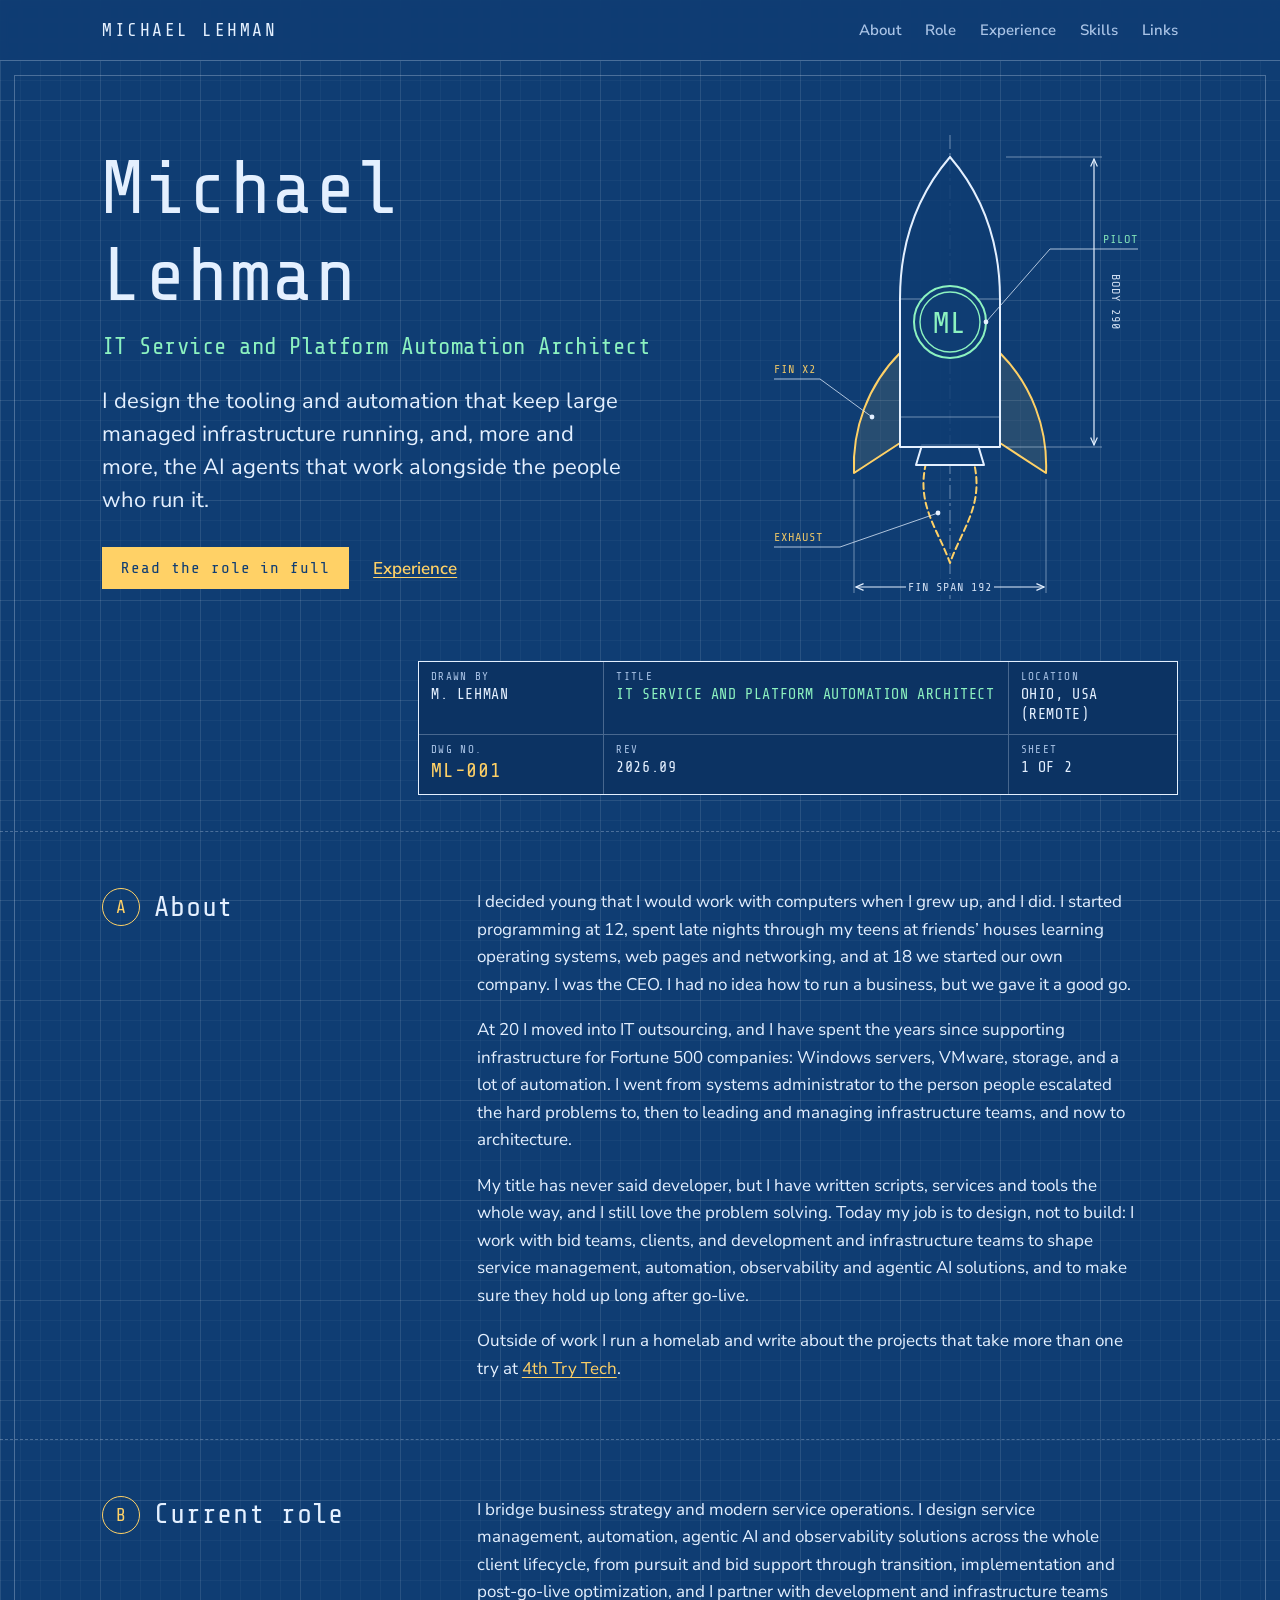
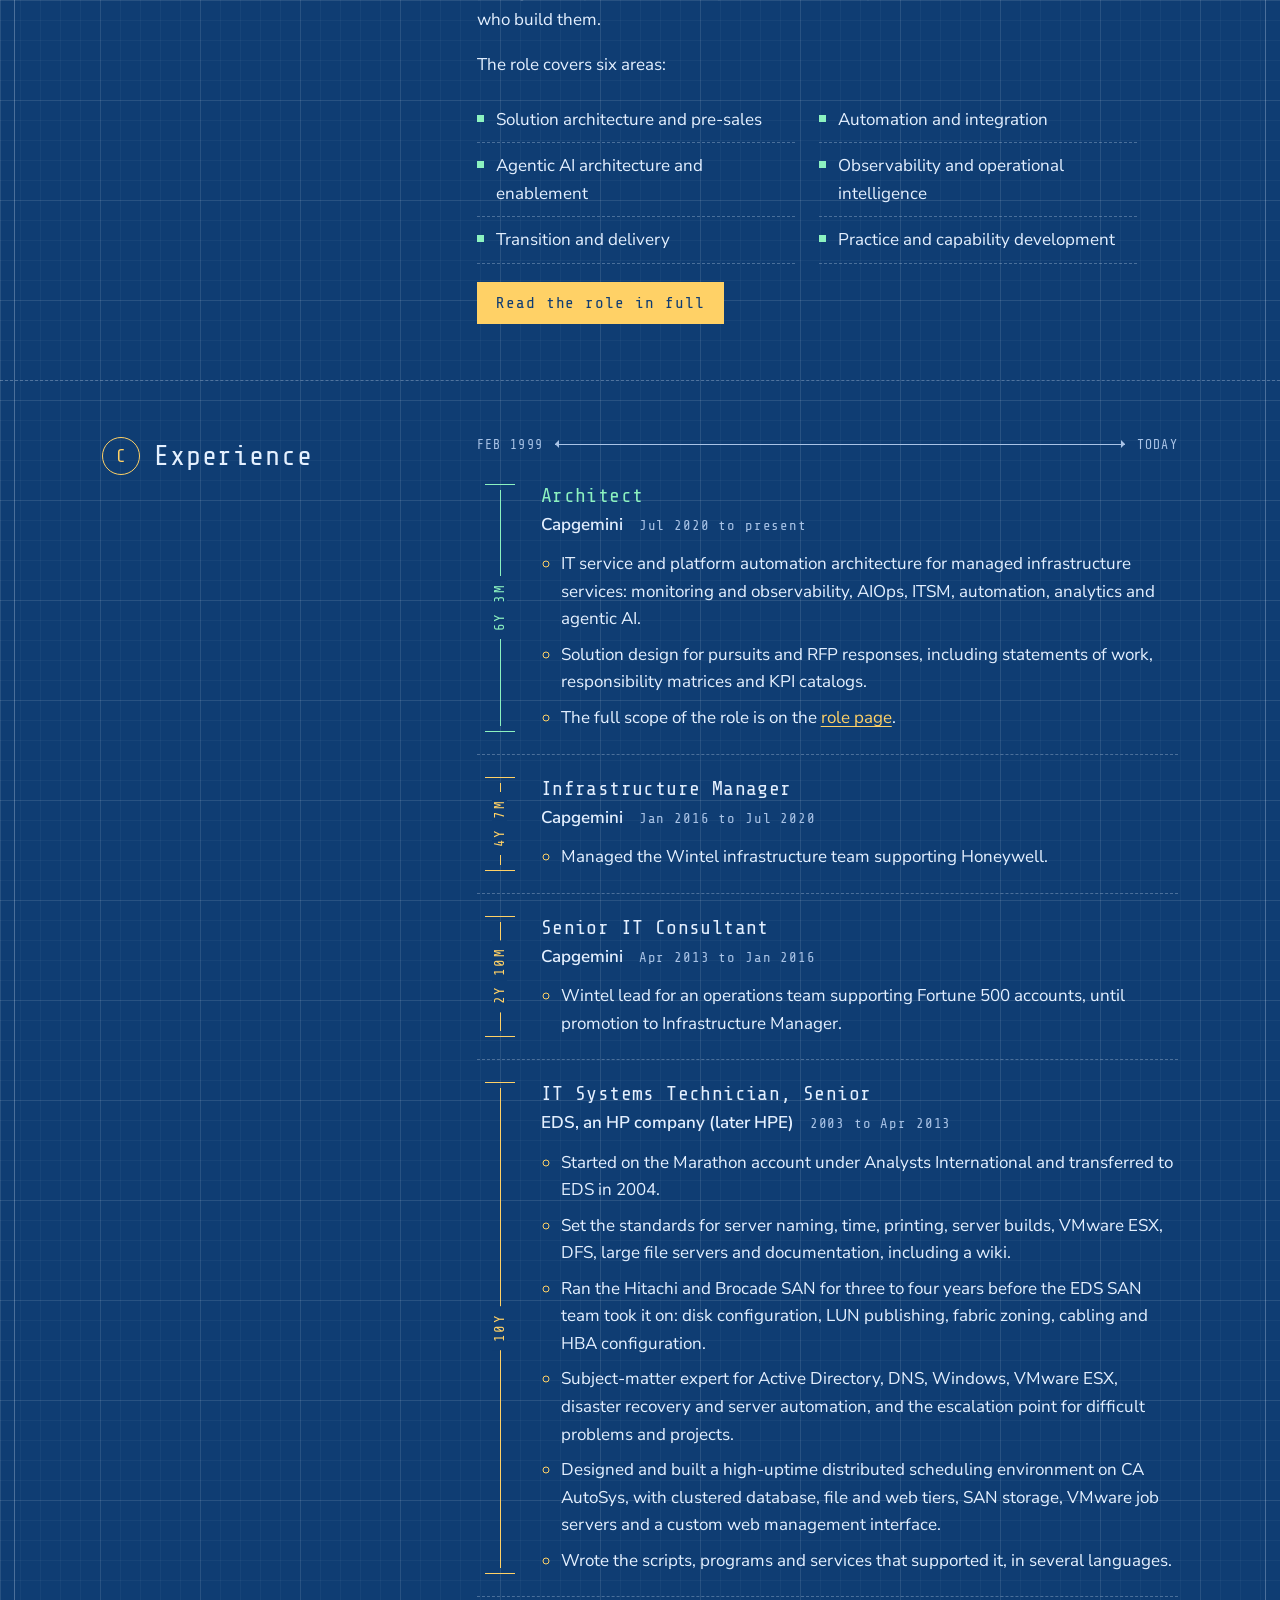
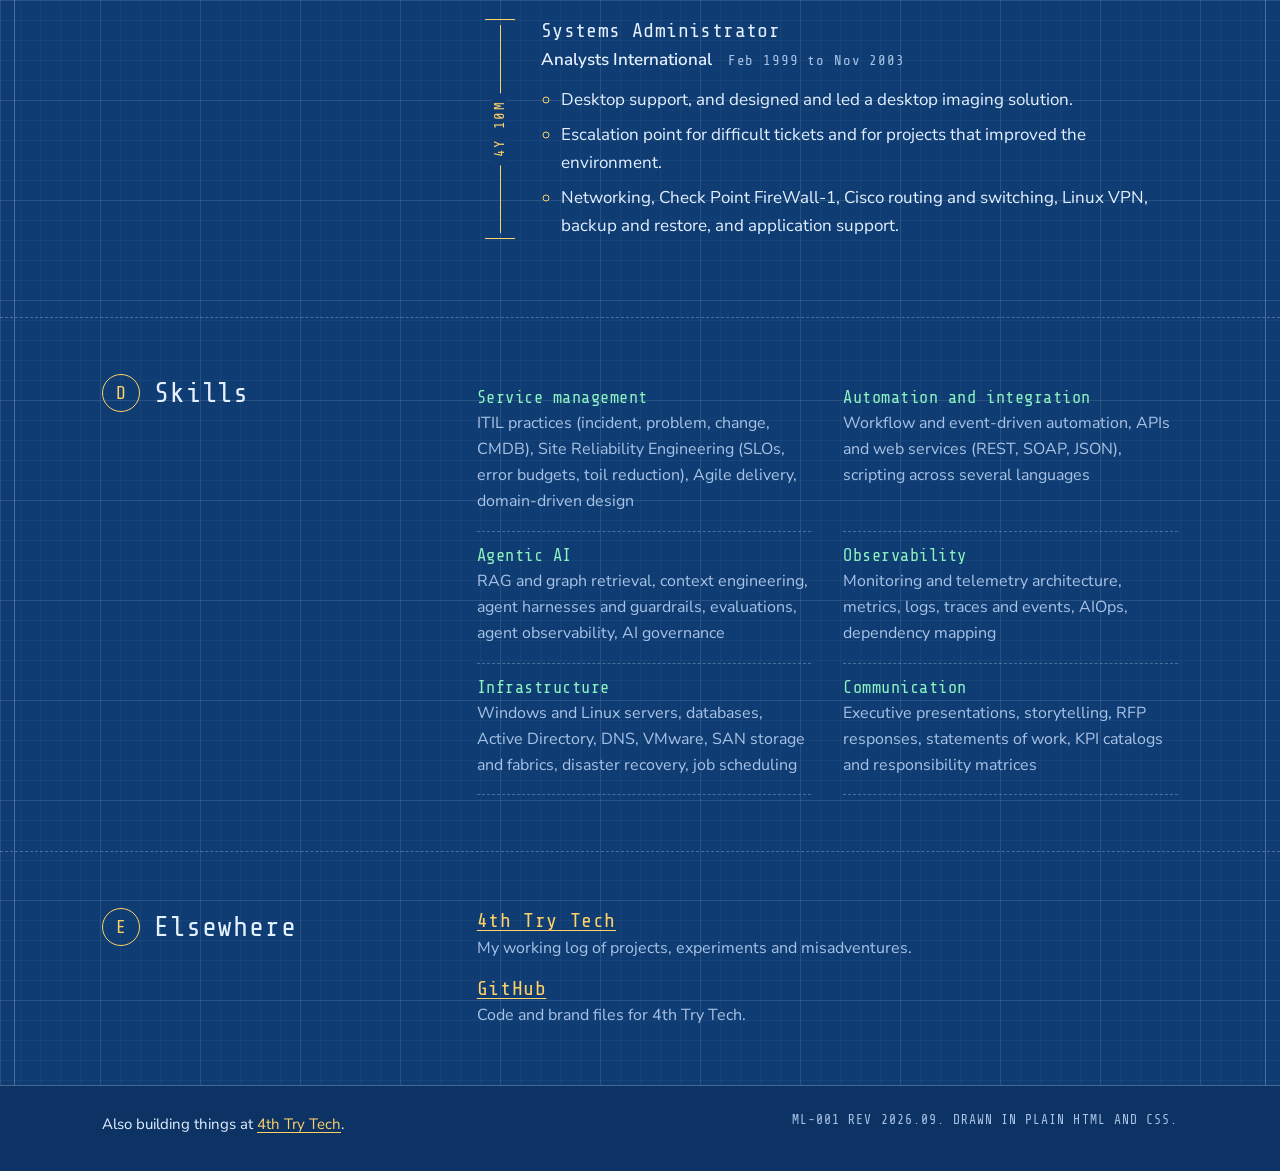
<file: docs/index.html>
<!doctype html>
<html lang="en">
<head>
<meta charset="utf-8">
<meta name="viewport" content="width=device-width,initial-scale=1,viewport-fit=cover">
<title>Michael Lehman, IT Service and Platform Automation Architect</title>
<meta name="description" content="Michael Lehman designs service management, automation, observability and agentic AI solutions for large managed infrastructure.">
<meta name="author" content="Michael Lehman">
<link rel="preload" href="assets/fonts/share-tech-mono-400.woff2" as="font" type="font/woff2" crossorigin>
<link rel="stylesheet" href="assets/site.css">
<link rel="icon" href="favicon.svg" type="image/svg+xml">
<link rel="icon" href="favicon-32.png" sizes="32x32" type="image/png">
<link rel="apple-touch-icon" href="apple-touch-icon.png">
<meta name="theme-color" content="#0F3D73">
<link rel="canonical" href="https://michaellehman.me/">
<meta property="og:type" content="profile">
<meta property="og:title" content="Michael Lehman, IT Service and Platform Automation Architect">
<meta property="og:description" content="Michael Lehman designs service management, automation, observability and agentic AI solutions for large managed infrastructure.">
<meta property="og:url" content="https://michaellehman.me/">
<meta property="og:image" content="https://michaellehman.me/assets/og.png">
<meta property="og:image:width" content="1200"><meta property="og:image:height" content="630">
<meta name="twitter:card" content="summary_large_image">
</head>
<body>
<a class="skip" href="#main">Skip to content</a>
<header class="site"><div class="wrap">
<a class="home" href="./">Michael Lehman</a>
<nav aria-label="Sections"><a href="#about">About</a><a href="role/">Role</a><a href="#experience">Experience</a><a href="#skills">Skills</a><a href="#links">Links</a></nav>
</div></header>
<main id="main" class="sheet">
<section class="hero"><div class="wrap">
<div class="hero-g">
<div class="hero-t">
<h1>Michael Lehman</h1>
<p class="post">IT Service and Platform Automation Architect</p>
<p class="intro">I design the tooling and automation that keep large managed infrastructure running, and, more and more, the AI agents that work alongside the people who run it.</p>
<p class="acts"><a class="btn" href="role/">Read the role in full</a><a class="alt" href="#experience">Experience</a></p>
</div>
<div class="hero-d"><svg class="drawing" viewBox="0 0 400 500" role="img" aria-labelledby="dwg-t">
<title id="dwg-t">Line drawing of a rocket with the initials ML in its porthole, annotated like an engineering drawing.</title>
<defs><marker id="arw" viewBox="0 0 10 10" refX="9" refY="5" markerWidth="7" markerHeight="7" orient="auto-start-reverse"><path d="M0 1 L9 5 L0 9" class="ln" fill="none" stroke-width="1.4"/></marker></defs>
<line x1="200" y1="18" x2="200" y2="486" class="ln faint" stroke-dasharray="14 4 3 4"/>
<g class="part" stroke-width="2" stroke-linejoin="round" stroke-linecap="round">
<path d="M176 346 C166 388 188 412 200 446 C212 412 234 388 224 346 Z" class="am" fill="none" stroke-dasharray="6 4"/>
<path d="M150 236 C118 268 102 312 104 356 L150 326 Z" class="am fin"/><path d="M250 236 C282 268 298 312 296 356 L250 326 Z" class="am fin"/>
<path d="M172 328 H228 L234 348 H166 Z" class="ln sheet"/><path d="M200 40 C236 82 250 132 250 182 V330 H150 V182 C150 132 164 82 200 40 Z" class="ln hull"/></g>
<path d="M150 182 H250 M150 300 H250" class="ln faint"/>
<circle cx="200" cy="205" r="36" class="mn sheet" stroke-width="2"/><circle cx="200" cy="205" r="30" class="mn" fill="none" stroke-width="1.4"/>
<text x="200" y="206" text-anchor="middle" dominant-baseline="central" class="ml">ML</text>
<path d="M256 40 H352 M256 330 H352" class="ln faint"/>
<line x1="344" y1="42" x2="344" y2="328" class="ln" stroke-width="1.2" marker-start="url(#arw)" marker-end="url(#arw)"/>
<text transform="translate(362 185) rotate(90)" text-anchor="middle" class="note">BODY 290</text>
<path d="M122 300 L70 262 H24" class="ln lead"/><circle cx="122" cy="300" r="2.4" class="dot"/><text x="24" y="256" text-anchor="start" class="note amber">FIN X2</text>
<path d="M188 396 L90 430 H24" class="ln lead"/><circle cx="188" cy="396" r="2.4" class="dot"/><text x="24" y="424" text-anchor="start" class="note amber">EXHAUST</text>
<path d="M236 205 L300 132 H388" class="ln lead"/><circle cx="236" cy="205" r="2.4" class="dot"/><text x="388" y="126" text-anchor="end" class="note mint">PILOT</text>
<path d="M104 362 V476 M296 362 V476" class="ln faint"/>
<line x1="106" y1="470" x2="294" y2="470" class="ln" stroke-width="1.2" marker-start="url(#arw)" marker-end="url(#arw)"/>
<rect x="156" y="462" width="88" height="16" class="sheet-fill"/><text x="200" y="474" text-anchor="middle" class="note">FIN SPAN 192</text>
</svg></div>
</div>
<dl class="tblock"><div class="c0"><dt>Drawn by</dt><dd>M. Lehman</dd></div><div class="c1"><dt>Title</dt><dd>IT Service and Platform Automation Architect</dd></div><div class="c2"><dt>Location</dt><dd>Ohio, USA (remote)</dd></div><div class="c3"><dt>Dwg no.</dt><dd>ML-001</dd></div><div class="c4"><dt>Rev</dt><dd>2026.09</dd></div><div class="c5"><dt>Sheet</dt><dd>1 of 2</dd></div></dl>
</div></section>
<section id="about" class="blk"><div class="wrap two">
<h2><span class="bubble" aria-hidden="true">A</span>About</h2>
<div class="prose"><p>I decided young that I would work with computers when I grew up, and I did. I started programming at 12, spent late nights through my teens at friends’ houses learning operating systems, web pages and networking, and at 18 we started our own company. I was the CEO. I had no idea how to run a business, but we gave it a good go.</p><p>At 20 I moved into IT outsourcing, and I have spent the years since supporting infrastructure for Fortune 500 companies: Windows servers, VMware, storage, and a lot of automation. I went from systems administrator to the person people escalated the hard problems to, then to leading and managing infrastructure teams, and now to architecture.</p><p>My title has never said developer, but I have written scripts, services and tools the whole way, and I still love the problem solving. Today my job is to design, not to build: I work with bid teams, clients, and development and infrastructure teams to shape service management, automation, observability and agentic AI solutions, and to make sure they hold up long after go-live.</p><p>Outside of work I run a homelab and write about the projects that take more than one try at <a href="https://4thtry.tech/">4th Try Tech</a>.</p></div>
</div></section>
<section id="role" class="blk"><div class="wrap two">
<h2><span class="bubble" aria-hidden="true">B</span>Current role</h2>
<div class="prose"><p>I bridge business strategy and modern service operations. I design service management, automation, agentic AI and observability solutions across the whole client lifecycle, from pursuit and bid support through transition, implementation and post-go-live optimization, and I partner with development and infrastructure teams who build them.</p>
<p>The role covers six areas:</p><ul class="areas"><li>Solution architecture and pre-sales</li><li>Automation and integration</li><li>Agentic AI architecture and enablement</li><li>Observability and operational intelligence</li><li>Transition and delivery</li><li>Practice and capability development</li></ul>
<p><a class="btn" href="role/">Read the role in full</a></p></div>
</div></section>
<section id="experience" class="blk"><div class="wrap two">
<h2><span class="bubble" aria-hidden="true">C</span>Experience</h2>
<div><p class="overall"><span>Feb 1999</span><span class="span-line" aria-hidden="true"></span><span>today</span></p>
<ol class="jobs"><li class="job now"><div class="dim-rail" aria-hidden="true"><span>6Y 3M</span></div><div class="job-b"><h3>Architect</h3><p class="org">Capgemini<span class="when">Jul 2020 to present</span></p><ul><li>IT service and platform automation architecture for managed infrastructure services: monitoring and observability, AIOps, ITSM, automation, analytics and agentic AI.</li><li>Solution design for pursuits and RFP responses, including statements of work, responsibility matrices and KPI catalogs.</li><li>The full scope of the role is on the <a href=role/>role page</a>.</li></ul></div></li><li class="job"><div class="dim-rail" aria-hidden="true"><span>4Y 7M</span></div><div class="job-b"><h3>Infrastructure Manager</h3><p class="org">Capgemini<span class="when">Jan 2016 to Jul 2020</span></p><ul><li>Managed the Wintel infrastructure team supporting Honeywell.</li></ul></div></li><li class="job"><div class="dim-rail" aria-hidden="true"><span>2Y 10M</span></div><div class="job-b"><h3>Senior IT Consultant</h3><p class="org">Capgemini<span class="when">Apr 2013 to Jan 2016</span></p><ul><li>Wintel lead for an operations team supporting Fortune 500 accounts, until promotion to Infrastructure Manager.</li></ul></div></li><li class="job"><div class="dim-rail" aria-hidden="true"><span>10Y</span></div><div class="job-b"><h3>IT Systems Technician, Senior</h3><p class="org">EDS, an HP company (later HPE)<span class="when">2003 to Apr 2013</span></p><ul><li>Started on the Marathon account under Analysts International and transferred to EDS in 2004.</li><li>Set the standards for server naming, time, printing, server builds, VMware ESX, DFS, large file servers and documentation, including a wiki.</li><li>Ran the Hitachi and Brocade SAN for three to four years before the EDS SAN team took it on: disk configuration, LUN publishing, fabric zoning, cabling and HBA configuration.</li><li>Subject-matter expert for Active Directory, DNS, Windows, VMware ESX, disaster recovery and server automation, and the escalation point for difficult problems and projects.</li><li>Designed and built a high-uptime distributed scheduling environment on CA AutoSys, with clustered database, file and web tiers, SAN storage, VMware job servers and a custom web management interface.</li><li>Wrote the scripts, programs and services that supported it, in several languages.</li></ul></div></li><li class="job"><div class="dim-rail" aria-hidden="true"><span>4Y 10M</span></div><div class="job-b"><h3>Systems Administrator</h3><p class="org">Analysts International<span class="when">Feb 1999 to Nov 2003</span></p><ul><li>Desktop support, and designed and led a desktop imaging solution.</li><li>Escalation point for difficult tickets and for projects that improved the environment.</li><li>Networking, Check Point FireWall-1, Cisco routing and switching, Linux VPN, backup and restore, and application support.</li></ul></div></li></ol></div>
</div></section>
<section id="skills" class="blk"><div class="wrap two">
<h2><span class="bubble" aria-hidden="true">D</span>Skills</h2>
<dl class="skills"><div><dt>Service management</dt><dd>ITIL practices (incident, problem, change, CMDB), Site Reliability Engineering (SLOs, error budgets, toil reduction), Agile delivery, domain-driven design</dd></div><div><dt>Automation and integration</dt><dd>Workflow and event-driven automation, APIs and web services (REST, SOAP, JSON), scripting across several languages</dd></div><div><dt>Agentic AI</dt><dd>RAG and graph retrieval, context engineering, agent harnesses and guardrails, evaluations, agent observability, AI governance</dd></div><div><dt>Observability</dt><dd>Monitoring and telemetry architecture, metrics, logs, traces and events, AIOps, dependency mapping</dd></div><div><dt>Infrastructure</dt><dd>Windows and Linux servers, databases, Active Directory, DNS, VMware, SAN storage and fabrics, disaster recovery, job scheduling</dd></div><div><dt>Communication</dt><dd>Executive presentations, storytelling, RFP responses, statements of work, KPI catalogs and responsibility matrices</dd></div></dl>
</div></section>
<section id="links" class="blk"><div class="wrap two">
<h2><span class="bubble" aria-hidden="true">E</span>Elsewhere</h2>
<ul class="links"><li><a href="https://4thtry.tech/">4th Try Tech</a><span>My working log of projects, experiments and misadventures.</span></li><li><a href="https://github.com/4thTryTech">GitHub</a><span>Code and brand files for 4th Try Tech.</span></li></ul>
</div></section>
</main>
<footer class="site"><div class="wrap">
<p>Also building things at <a href="https://4thtry.tech/">4th Try Tech</a>.</p>
<p class="dim">ML-001 REV 2026.09. Drawn in plain HTML and CSS.</p>
</div></footer>
</body>
</html>
</file>
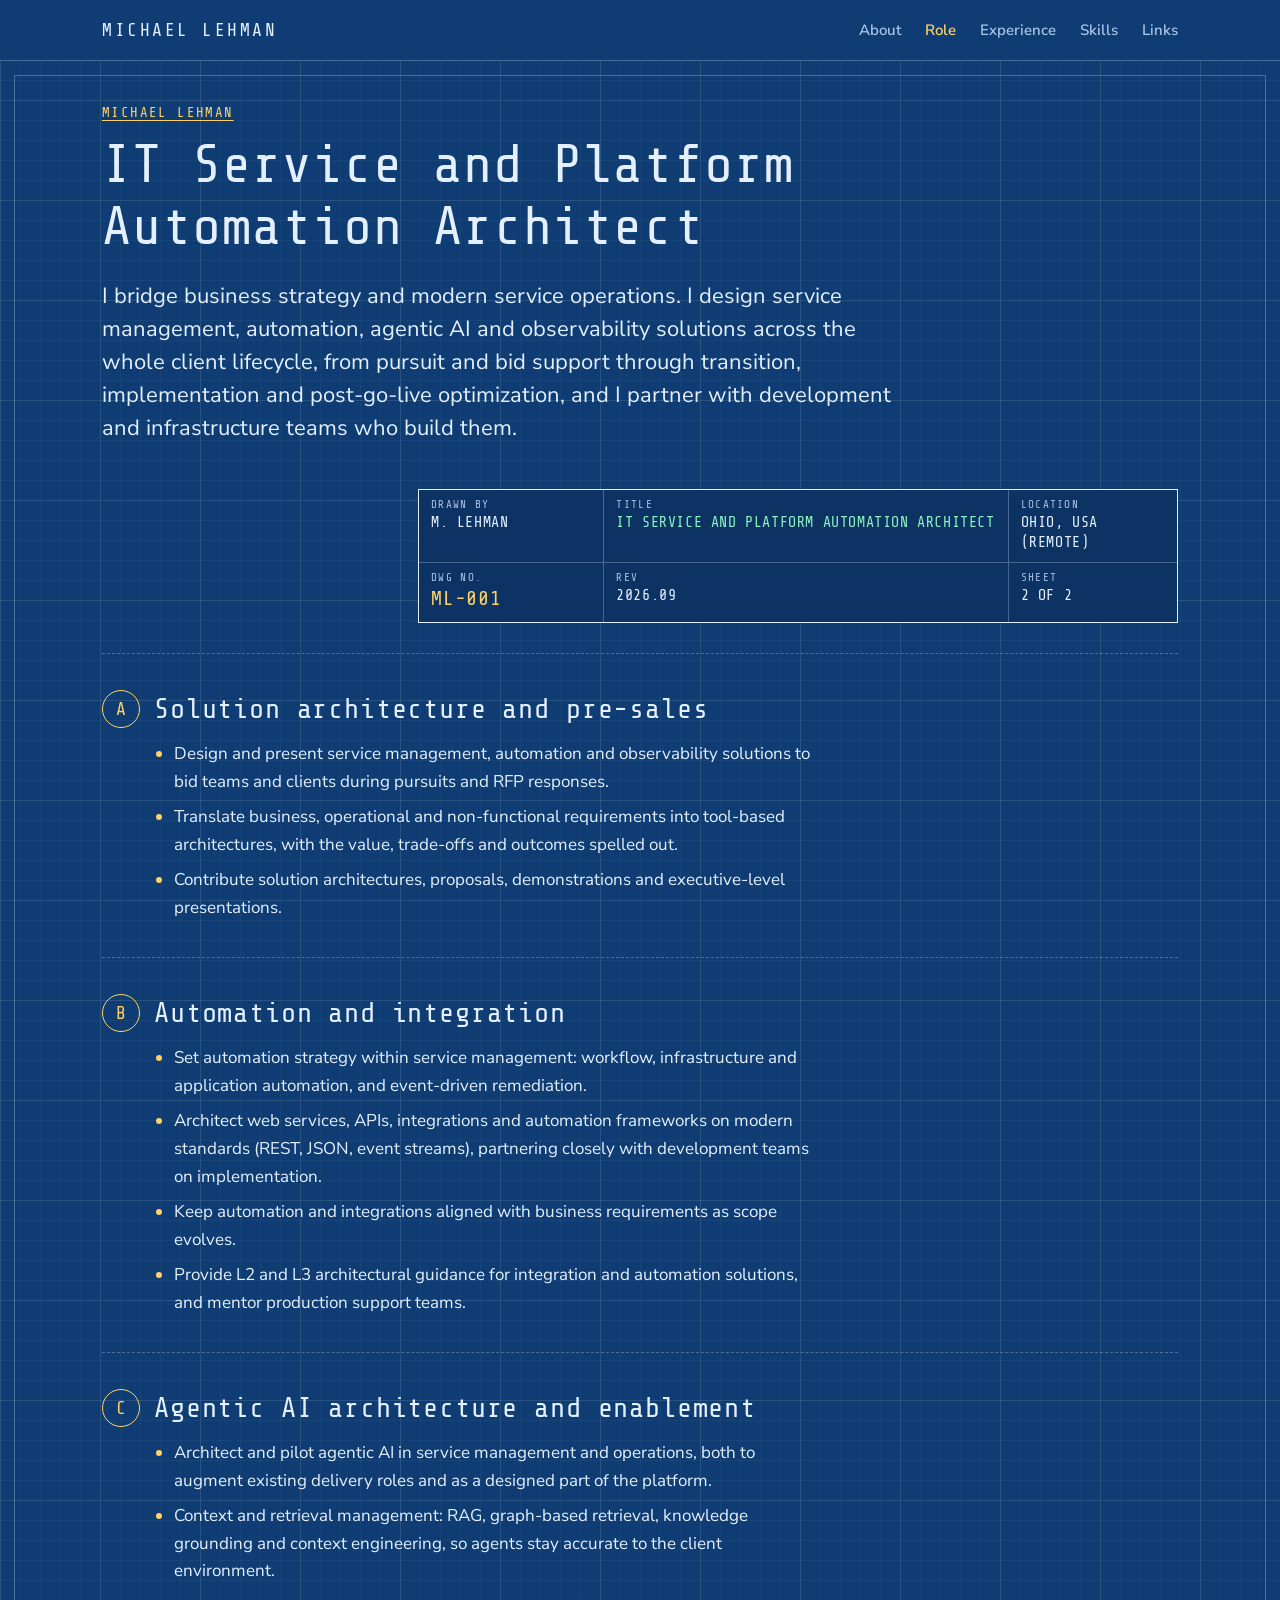
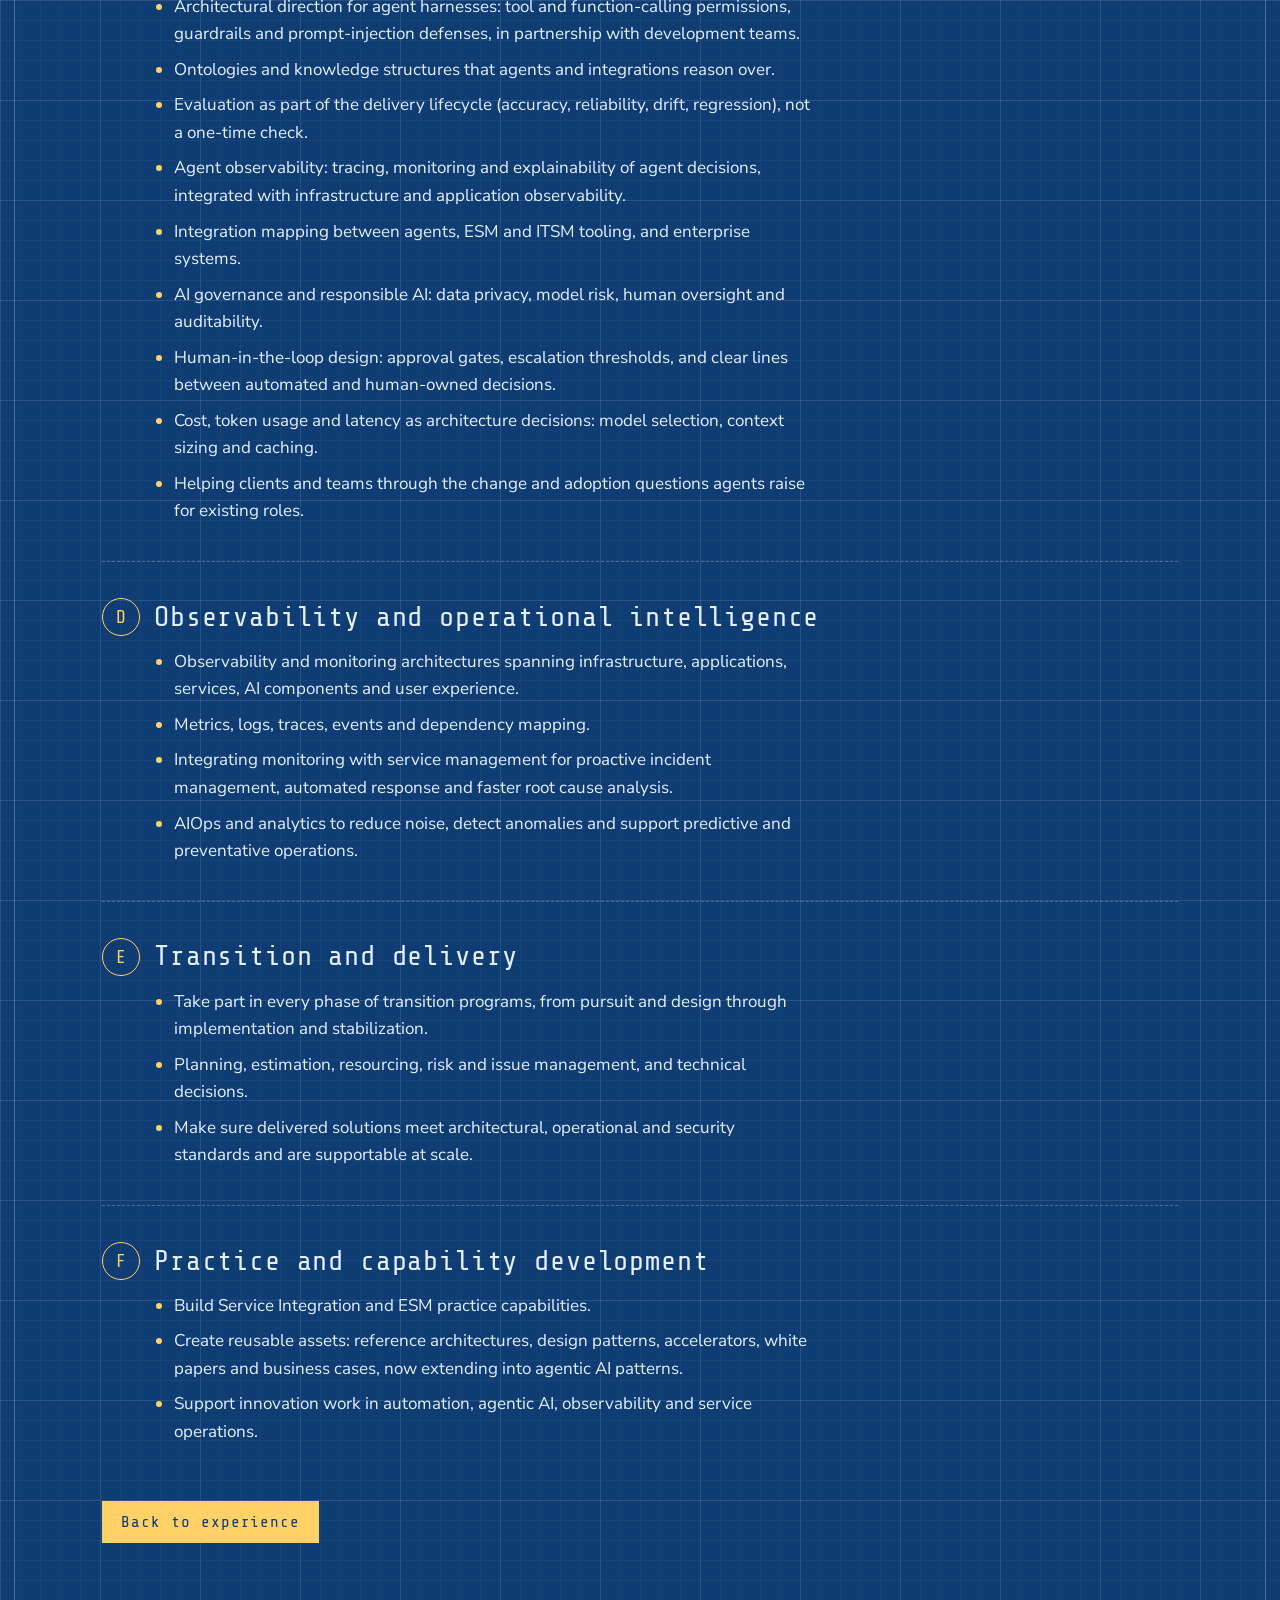
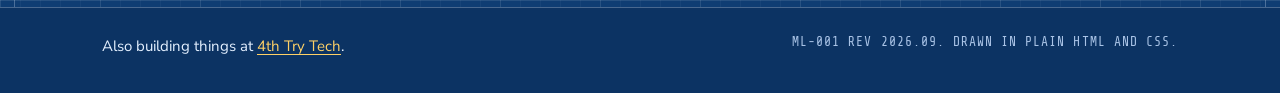
<file: docs/role/index.html>
<!doctype html>
<html lang="en">
<head>
<meta charset="utf-8">
<meta name="viewport" content="width=device-width,initial-scale=1,viewport-fit=cover">
<title>IT Service and Platform Automation Architect | Michael Lehman</title>
<meta name="description" content="The scope of Michael Lehman&#x27;s role as IT Service and Platform Automation Architect.">
<meta name="author" content="Michael Lehman">
<link rel="preload" href="../assets/fonts/share-tech-mono-400.woff2" as="font" type="font/woff2" crossorigin>
<link rel="stylesheet" href="../assets/site.css">
<link rel="icon" href="../favicon.svg" type="image/svg+xml">
<link rel="icon" href="../favicon-32.png" sizes="32x32" type="image/png">
<link rel="apple-touch-icon" href="../apple-touch-icon.png">
<meta name="theme-color" content="#0F3D73">
<link rel="canonical" href="https://michaellehman.me/role/">
<meta property="og:type" content="profile">
<meta property="og:title" content="IT Service and Platform Automation Architect | Michael Lehman">
<meta property="og:description" content="The scope of Michael Lehman&#x27;s role as IT Service and Platform Automation Architect.">
<meta property="og:url" content="https://michaellehman.me/role/">
<meta property="og:image" content="https://michaellehman.me/assets/og.png">
<meta property="og:image:width" content="1200"><meta property="og:image:height" content="630">
<meta name="twitter:card" content="summary_large_image">
</head>
<body>
<a class="skip" href="#main">Skip to content</a>
<header class="site"><div class="wrap">
<a class="home" href="../">Michael Lehman</a>
<nav aria-label="Sections"><a href="../#about">About</a><a href="../role/" aria-current=page>Role</a><a href="../#experience">Experience</a><a href="../#skills">Skills</a><a href="../#links">Links</a></nav>
</div></header>
<main id="main" class="sheet">
<section class="hero small"><div class="wrap">
<p class="crumb"><a href="../">Michael Lehman</a></p>
<h1>IT Service and Platform Automation Architect</h1>
<p class="intro">I bridge business strategy and modern service operations. I design service management, automation, agentic AI and observability solutions across the whole client lifecycle, from pursuit and bid support through transition, implementation and post-go-live optimization, and I partner with development and infrastructure teams who build them.</p>
<dl class="tblock"><div class="c0"><dt>Drawn by</dt><dd>M. Lehman</dd></div><div class="c1"><dt>Title</dt><dd>IT Service and Platform Automation Architect</dd></div><div class="c2"><dt>Location</dt><dd>Ohio, USA (remote)</dd></div><div class="c3"><dt>Dwg no.</dt><dd>ML-001</dd></div><div class="c4"><dt>Rev</dt><dd>2026.09</dd></div><div class="c5"><dt>Sheet</dt><dd>2 of 2</dd></div></dl>
</div></section>
<div class="wrap role"><section class="area"><h2><span class="bubble" aria-hidden="true">A</span>Solution architecture and pre-sales</h2><ul><li>Design and present service management, automation and observability solutions to bid teams and clients during pursuits and RFP responses.</li><li>Translate business, operational and non-functional requirements into tool-based architectures, with the value, trade-offs and outcomes spelled out.</li><li>Contribute solution architectures, proposals, demonstrations and executive-level presentations.</li></ul></section><section class="area"><h2><span class="bubble" aria-hidden="true">B</span>Automation and integration</h2><ul><li>Set automation strategy within service management: workflow, infrastructure and application automation, and event-driven remediation.</li><li>Architect web services, APIs, integrations and automation frameworks on modern standards (REST, JSON, event streams), partnering closely with development teams on implementation.</li><li>Keep automation and integrations aligned with business requirements as scope evolves.</li><li>Provide L2 and L3 architectural guidance for integration and automation solutions, and mentor production support teams.</li></ul></section><section class="area"><h2><span class="bubble" aria-hidden="true">C</span>Agentic AI architecture and enablement</h2><ul><li>Architect and pilot agentic AI in service management and operations, both to augment existing delivery roles and as a designed part of the platform.</li><li>Context and retrieval management: RAG, graph-based retrieval, knowledge grounding and context engineering, so agents stay accurate to the client environment.</li><li>Architectural direction for agent harnesses: tool and function-calling permissions, guardrails and prompt-injection defenses, in partnership with development teams.</li><li>Ontologies and knowledge structures that agents and integrations reason over.</li><li>Evaluation as part of the delivery lifecycle (accuracy, reliability, drift, regression), not a one-time check.</li><li>Agent observability: tracing, monitoring and explainability of agent decisions, integrated with infrastructure and application observability.</li><li>Integration mapping between agents, ESM and ITSM tooling, and enterprise systems.</li><li>AI governance and responsible AI: data privacy, model risk, human oversight and auditability.</li><li>Human-in-the-loop design: approval gates, escalation thresholds, and clear lines between automated and human-owned decisions.</li><li>Cost, token usage and latency as architecture decisions: model selection, context sizing and caching.</li><li>Helping clients and teams through the change and adoption questions agents raise for existing roles.</li></ul></section><section class="area"><h2><span class="bubble" aria-hidden="true">D</span>Observability and operational intelligence</h2><ul><li>Observability and monitoring architectures spanning infrastructure, applications, services, AI components and user experience.</li><li>Metrics, logs, traces, events and dependency mapping.</li><li>Integrating monitoring with service management for proactive incident management, automated response and faster root cause analysis.</li><li>AIOps and analytics to reduce noise, detect anomalies and support predictive and preventative operations.</li></ul></section><section class="area"><h2><span class="bubble" aria-hidden="true">E</span>Transition and delivery</h2><ul><li>Take part in every phase of transition programs, from pursuit and design through implementation and stabilization.</li><li>Planning, estimation, resourcing, risk and issue management, and technical decisions.</li><li>Make sure delivered solutions meet architectural, operational and security standards and are supportable at scale.</li></ul></section><section class="area"><h2><span class="bubble" aria-hidden="true">F</span>Practice and capability development</h2><ul><li>Build Service Integration and ESM practice capabilities.</li><li>Create reusable assets: reference architectures, design patterns, accelerators, white papers and business cases, now extending into agentic AI patterns.</li><li>Support innovation work in automation, agentic AI, observability and service operations.</li></ul></section>
<p class="back"><a class="btn" href="../#experience">Back to experience</a></p></div>
</main>
<footer class="site"><div class="wrap">
<p>Also building things at <a href="https://4thtry.tech/">4th Try Tech</a>.</p>
<p class="dim">ML-001 REV 2026.09. Drawn in plain HTML and CSS.</p>
</div></footer>
</body>
</html>
</file>
<file: docs/assets/site.css>
/* michaellehman.me. Blueprint theme variant of the 4th Try Tech brand (art-direction style A5).
   The page is a drawing sheet: drafting grid, sheet border, title block, dimension lines and detail bubbles. */
@font-face{font-family:"Share Tech Mono";font-weight:400;font-style:normal;font-display:swap;src:url("fonts/share-tech-mono-400.woff2") format("woff2")}
@font-face{font-family:"Nunito Sans";font-weight:400;font-style:normal;font-display:swap;src:url("fonts/nunito-sans-400.woff2") format("woff2")}
@font-face{font-family:"Nunito Sans";font-weight:600;font-style:normal;font-display:swap;src:url("fonts/nunito-sans-600.woff2") format("woff2")}
:root{
  --sheet:#0F3D73;      /* blueprint paper */
  --sheet-2:#0C3363;    /* panels, one step deeper */
  --line:#E4F0FF;       /* drawing line and text */
  --dim:#A9C3E6;        /* secondary text */
  --rule:rgba(228,240,255,.28);
  --amber:#FFD166;      /* callouts, links, parts */
  --mint:#8CF2C0;       /* the current role, success */
  --mono:"Share Tech Mono","Courier New",ui-monospace,monospace;
  --text:"Nunito Sans",system-ui,"Segoe UI",sans-serif;
  color-scheme:dark;
  box-sizing:border-box;padding-top:env(safe-area-inset-top,0px);padding-bottom:env(safe-area-inset-bottom,0px);
}
html{scroll-behavior:smooth;scroll-padding-top:calc(env(safe-area-inset-top,0px) + 64px);background:var(--sheet)}
@media (prefers-reduced-motion:reduce){html{scroll-behavior:auto}}
*,*::before,*::after{box-sizing:border-box}
body{margin:0;color:var(--line);font:400 17px/1.62 var(--text);
  background-color:var(--sheet);
  background-image:linear-gradient(rgba(255,255,255,.075) 1px,transparent 1px),linear-gradient(90deg,rgba(255,255,255,.075) 1px,transparent 1px),
                   linear-gradient(rgba(255,255,255,.035) 1px,transparent 1px),linear-gradient(90deg,rgba(255,255,255,.035) 1px,transparent 1px);
  background-size:100px 100px,100px 100px,20px 20px,20px 20px}
h1,h2,h3{font-family:var(--mono);font-weight:400;margin:0;line-height:1.15;text-wrap:balance}
h1{font-size:clamp(40px,7vw,76px);letter-spacing:.02em}
h2{font-size:clamp(22px,2.6vw,28px);letter-spacing:.03em;display:flex;align-items:center;gap:14px}
h3{font-size:20px;letter-spacing:.02em}
p{margin:0}
a{color:var(--amber);text-underline-offset:3px;text-decoration-thickness:1px}
a:hover{color:var(--line)}
a:focus-visible{outline:2px dashed var(--mint);outline-offset:4px}
.skip{position:absolute;left:-999px;top:8px;background:var(--amber);color:var(--sheet);padding:8px 14px;z-index:9}.skip:focus{left:12px}
.wrap{max-width:1120px;margin:0 auto;padding-inline:22px}

/* header */
header.site{position:sticky;top:0;z-index:5;background:rgba(15,61,115,.94);backdrop-filter:blur(6px);border-bottom:1px solid var(--rule);padding-top:env(safe-area-inset-top,0px)}
header.site .wrap{display:flex;align-items:center;justify-content:space-between;gap:20px;min-height:60px}
.home{font:400 18px var(--mono);letter-spacing:.14em;text-transform:uppercase;color:var(--line);text-decoration:none;white-space:nowrap}
header nav{display:flex;gap:24px;font-size:15px;font-weight:600}
header nav a{color:var(--dim);text-decoration:none}
header nav a:hover,header nav a[aria-current]{color:var(--amber)}

/* the sheet border runs down the whole page */
.sheet{position:relative}
.sheet::before{content:"";position:absolute;inset:14px 14px 0;border:1px solid var(--rule);border-bottom:0;pointer-events:none}

/* hero */
.hero{padding-block:56px 36px}
.hero-g{display:grid;grid-template-columns:minmax(0,1.25fr) minmax(0,1fr);gap:24px 48px;align-items:center}
.post{font:400 clamp(18px,2.1vw,23px)/1.3 var(--mono);color:var(--mint);margin-top:14px;letter-spacing:.02em}
.intro{font-size:clamp(19px,2vw,22px);line-height:1.5;max-width:40ch;margin-top:22px}
.acts{display:flex;flex-wrap:wrap;gap:14px 24px;align-items:center;margin-top:30px}
.btn{display:inline-block;font:400 16px var(--mono);letter-spacing:.06em;color:var(--sheet);background:var(--amber);text-decoration:none;padding:11px 18px;border:1px solid var(--amber)}
.btn:hover{background:transparent;color:var(--amber)}
.alt{font-weight:600}
.drawing{display:block;width:100%;max-width:400px;margin-inline:auto;height:auto;overflow:visible}
.drawing .ln{stroke:var(--line);fill:none}
.drawing .faint{stroke-opacity:.45;stroke-width:1}
.drawing .lead{stroke-opacity:.75;stroke-width:1}
.drawing .am{stroke:var(--amber)}
.drawing .fin{fill:var(--amber);fill-opacity:.1}
.drawing .mn{stroke:var(--mint)}
.drawing .sheet{fill:var(--sheet)}
.drawing .sheet-fill{fill:var(--sheet)}
.drawing .hull{fill:var(--sheet);fill-opacity:.85}
.drawing .dot{fill:var(--line)}
.drawing .note{font:400 12px var(--mono);letter-spacing:1px;fill:var(--line);fill-opacity:.9}
.drawing .amber{fill:var(--amber)} .drawing .mint{fill:var(--mint)}
.drawing .ml{font:400 30px var(--mono);fill:var(--mint);letter-spacing:1px}
.hero .drawing .part path{animation:draw 1.6s ease-out both}
@keyframes draw{from{stroke-dasharray:0 900;stroke-dashoffset:0}to{stroke-dasharray:900 0}}
.hero .drawing .am[stroke-dasharray]{animation:none}
@media (prefers-reduced-motion:reduce){.hero .drawing .part path{animation:none}}

/* title block: the memorable thing */
.tblock{margin:44px 0 0 auto;max-width:760px;display:grid;grid-template-columns:1.1fr 2.4fr 1fr;border:1.5px solid var(--line);background:var(--sheet-2)}
.tblock div{padding:8px 12px 10px;border-right:1px solid var(--rule);border-bottom:1px solid var(--rule);min-width:0}
.tblock div:nth-child(3n){border-right:0}
.tblock div:nth-child(n+4){border-bottom:0}
.tblock dt{font:400 11px var(--mono);letter-spacing:.12em;text-transform:uppercase;color:var(--dim)}
.tblock dd{margin:2px 0 0;font:400 15px/1.3 var(--mono);letter-spacing:.04em;text-transform:uppercase}
.tblock .c1 dd{color:var(--mint)}
.tblock .c3 dd{font-size:20px;color:var(--amber)}

/* sections */
.blk{padding-block:56px;border-top:1px dashed var(--rule)}
.two{display:grid;grid-template-columns:minmax(0,1fr) minmax(0,2.2fr);gap:20px 56px;align-items:start}
.bubble{flex:none;display:inline-grid;place-items:center;width:38px;height:38px;border:1.5px solid var(--amber);border-radius:50%;font:400 18px var(--mono);color:var(--amber)}
.two>h2{position:sticky;top:84px}
.prose{display:flex;flex-direction:column;gap:18px;max-width:66ch}
.areas{margin:0;padding:0;list-style:none;display:grid;grid-template-columns:repeat(2,minmax(0,1fr));gap:0 24px}
.areas li{padding:9px 0 9px 19px;border-bottom:1px dashed var(--rule);position:relative}
.areas li::before{content:"";position:absolute;left:0;top:18px;width:7px;height:7px;background:var(--mint)}

/* experience: each role gets a dimension line */
.overall{display:flex;align-items:center;gap:12px;font:400 13px var(--mono);letter-spacing:.1em;text-transform:uppercase;color:var(--dim);margin-bottom:10px}
.span-line{flex:1;height:1px;background:var(--dim);position:relative}
.span-line::before,.span-line::after{content:"";position:absolute;top:-4px;border:4.5px solid transparent}
.span-line::before{left:0;border-right-color:var(--dim);border-left:0}
.span-line::after{right:0;border-left-color:var(--dim);border-right:0}
.jobs{list-style:none;margin:0;padding:0}
.job{display:grid;grid-template-columns:46px minmax(0,1fr);gap:18px;padding-block:22px}
.job+.job{border-top:1px dashed var(--rule)}
.dim-rail{position:relative;display:flex;justify-content:center}
.dim-rail::before{content:"";position:absolute;top:6px;bottom:6px;left:50%;width:1px;background:var(--amber)}
.dim-rail::after{content:"";position:absolute;inset:0 8px;border-top:1px solid var(--amber);border-bottom:1px solid var(--amber)}
.dim-rail span{position:relative;z-index:1;align-self:center;writing-mode:vertical-rl;transform:rotate(180deg);background:var(--sheet);padding:8px 0;font:400 14px var(--mono);letter-spacing:.1em;color:var(--amber);white-space:nowrap}
.job.now .dim-rail::before{background:var(--mint)}.job.now .dim-rail::after{border-color:var(--mint)}.job.now .dim-rail span{color:var(--mint)}
.job.now h3{color:var(--mint)}
.org{font-weight:600;margin-top:4px;display:flex;flex-wrap:wrap;align-items:baseline;gap:4px 16px}
.when{font:400 14px var(--mono);letter-spacing:.06em;color:var(--dim);font-weight:400}
.job ul,.area ul{margin:12px 0 0;padding-left:20px;display:flex;flex-direction:column;gap:8px;max-width:66ch}
.job li::marker,.area li::marker{color:var(--amber)}

/* skills */
.skills{margin:0;display:grid;grid-template-columns:repeat(2,minmax(0,1fr));gap:0 32px}
.skills div{padding:14px 0 16px;border-bottom:1px dashed var(--rule)}
.skills dt{font:400 17px var(--mono);letter-spacing:.03em;color:var(--mint)}
.skills dd{margin:4px 0 0;color:var(--dim);font-size:16px}

/* links */
.links{list-style:none;margin:0;padding:0;display:flex;flex-direction:column;gap:14px}
.links a{font:400 20px var(--mono);letter-spacing:.03em}
.links span{display:block;color:var(--dim);font-size:16px}

/* role page */
.hero.small{padding-block:44px 30px}
.hero.small h1{font-size:clamp(30px,5vw,54px);max-width:24ch}
.hero.small .intro{max-width:62ch}
.crumb{font:400 14px var(--mono);letter-spacing:.1em;text-transform:uppercase;margin-bottom:14px}
.role{padding-bottom:64px}
.area{padding-block:36px;border-top:1px dashed var(--rule)}
.area ul{margin-left:52px}
.back{margin-top:20px}

footer.site{border-top:1px solid var(--rule);background:var(--sheet-2)}
footer .wrap{padding-block:26px 34px;display:flex;flex-wrap:wrap;justify-content:space-between;gap:10px 32px;font-size:15px}
footer .dim{font:400 13px var(--mono);letter-spacing:.08em;color:var(--dim);text-transform:uppercase}

@media (max-width:860px){
  .hero-g,.two{grid-template-columns:1fr}
  .hero-d{order:-1}.drawing{max-width:250px}
  .two>h2{position:static}
  .tblock{grid-template-columns:1fr 1fr;margin-top:32px}
  .tblock div{border-right:1px solid var(--rule)!important;border-bottom:1px solid var(--rule)!important}
  .tblock div:nth-child(2n){border-right:0!important}
  .tblock div:nth-last-child(-n+2){border-bottom:0!important}
  .tblock .c1{grid-column:1/-1;order:-1;border-right:0!important}
  .tblock .c0{order:0}
}
@media (max-width:640px){
  header nav{gap:18px;font-size:14px;overflow-x:auto;scrollbar-width:none}
  header.site .wrap{flex-direction:column;align-items:flex-start;gap:4px;padding-block:10px}
  .areas,.skills{grid-template-columns:1fr}
  .area ul{margin-left:0}
  .sheet::before{inset:8px 8px 0}
  .wrap{padding-inline:20px}
  .hero{padding-top:36px}
}

/* print: a clean whiteprint for paper and PDF */
@media print{
  :root{--sheet:#fff;--sheet-2:#fff;--line:#0F2A4A;--dim:#44546A;--rule:#9AAABD;--amber:#8A5A00;--mint:#1E6B47}
  body{background:#fff;font-size:11pt}
  header.site,.skip,.acts,.back,.btn,.hero-d,footer .dim{display:none!important}
  .sheet::before{display:none}
  .hero{padding-block:0 12px}.blk,.area{padding-block:14px;break-inside:avoid-page}
  h1{font-size:28pt}.two{grid-template-columns:1fr;gap:6px}.two>h2{position:static}
  .job{break-inside:avoid;padding-block:10px}.dim-rail span{background:#fff}
  a{color:inherit;text-decoration:none}
  .tblock{margin-top:16px}
}
</file>
